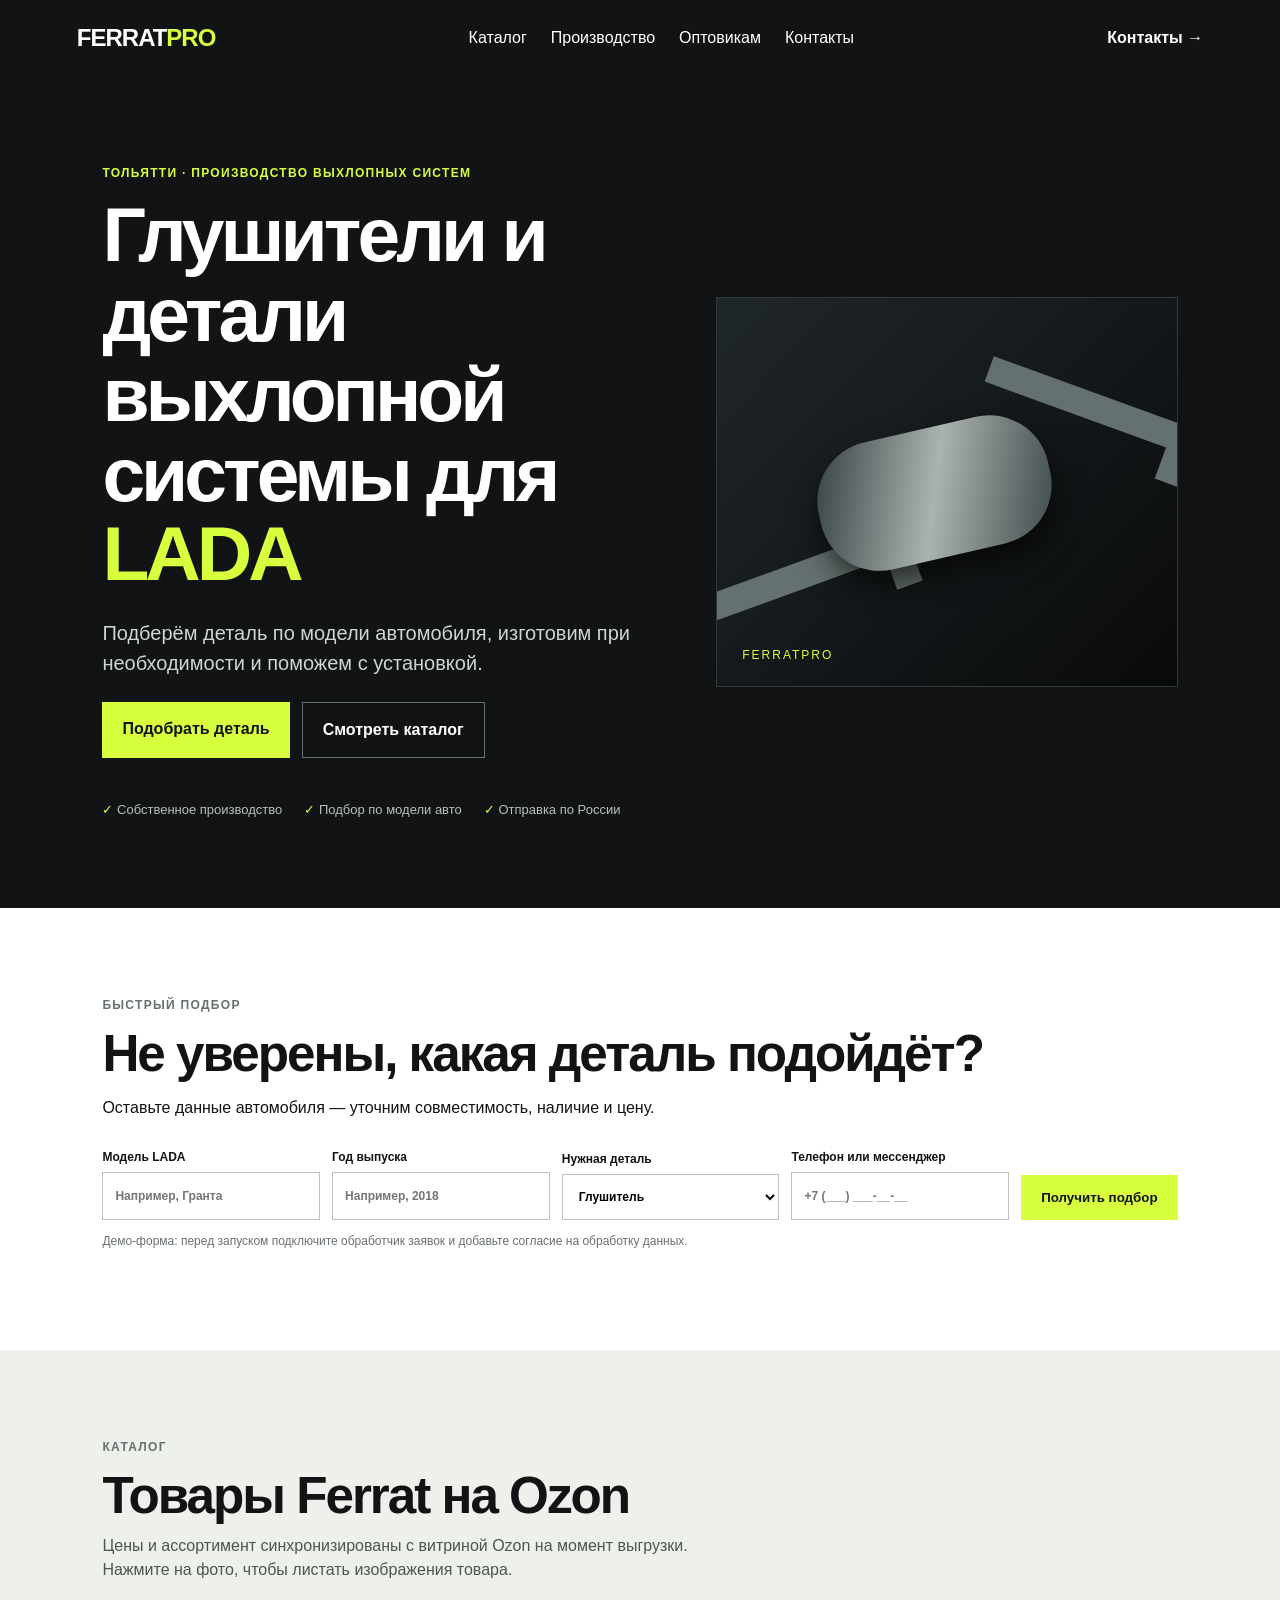
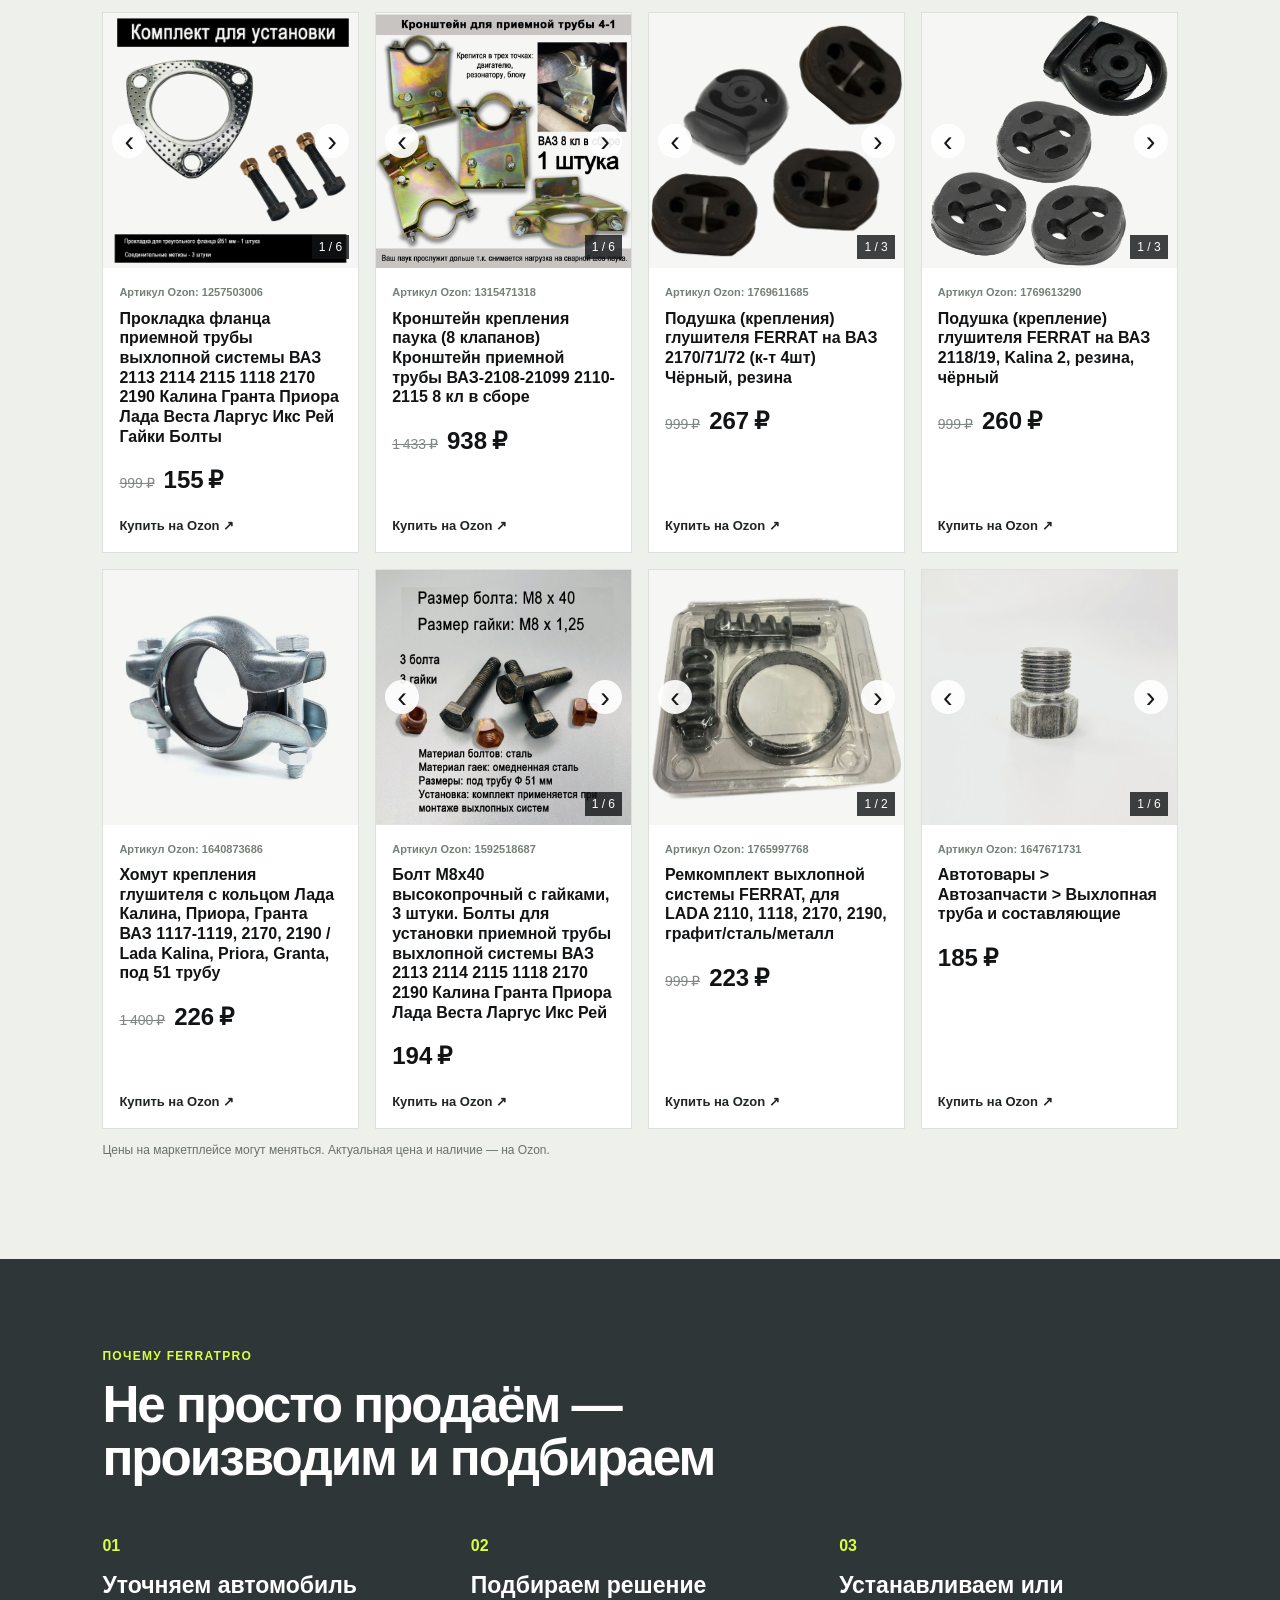
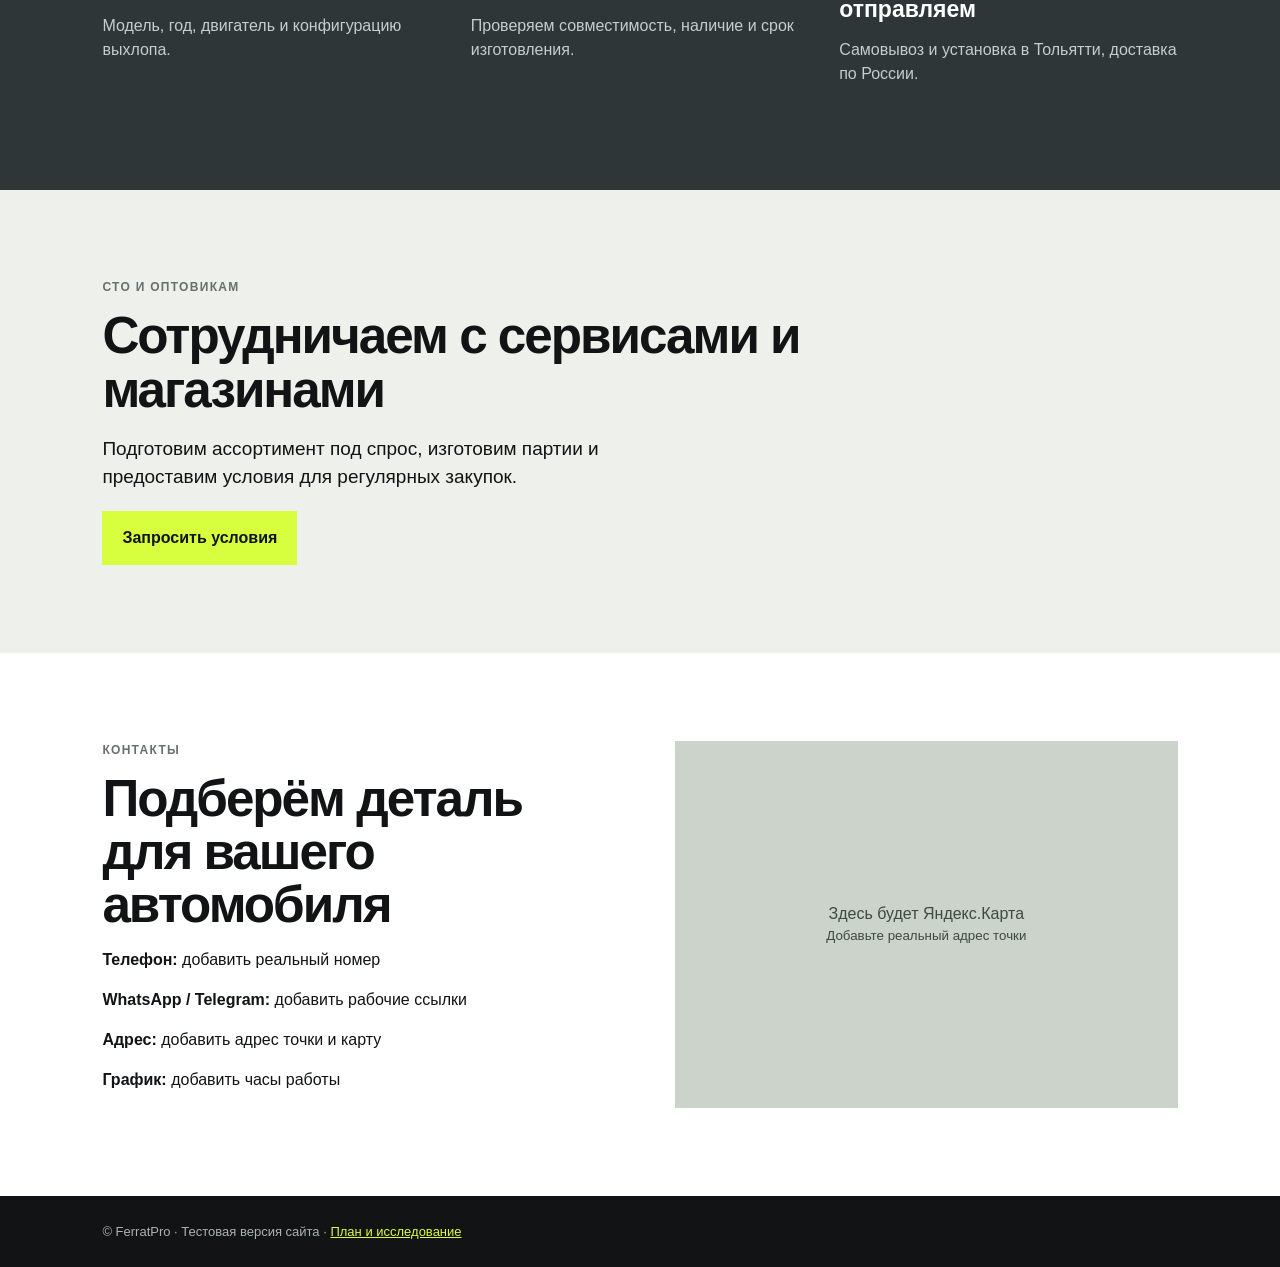
<file: index.html>
<!doctype html>
<html lang="ru">
  <head>
    <meta charset="UTF-8" />
    <meta name="viewport" content="width=device-width, initial-scale=1.0" />
    <meta name="description" content="FerratPro — производство и подбор деталей выхлопной системы для LADA в Тольятти." />
    <title>FerratPro — детали выхлопной системы для LADA</title>
    <link rel="stylesheet" href="styles.css" />
  </head>
  <body>
    <header class="header">
      <a class="logo" href="#">FERRAT<span>PRO</span></a>
      <nav aria-label="Основная навигация">
        <a href="#catalog">Каталог</a>
        <a href="#production">Производство</a>
        <a href="#wholesale">Оптовикам</a>
        <a href="#contacts">Контакты</a>
      </nav>
      <a class="phone" href="#contacts">Контакты →</a>
    </header>

    <main>
      <section class="hero">
        <div>
          <p class="eyebrow">ТОЛЬЯТТИ · ПРОИЗВОДСТВО ВЫХЛОПНЫХ СИСТЕМ</p>
          <h1>Глушители и детали выхлопной системы для <em>LADA</em></h1>
          <p class="lead">Подберём деталь по модели автомобиля, изготовим при необходимости и поможем с установкой.</p>
          <div class="actions">
            <a class="button" href="#selection">Подобрать деталь</a>
            <a class="button secondary" href="#catalog">Смотреть каталог</a>
          </div>
          <ul class="facts">
            <li>Собственное производство</li>
            <li>Подбор по модели авто</li>
            <li>Отправка по России</li>
          </ul>
        </div>
        <div class="hero-art" aria-label="Иллюстрация детали выхлопной системы">
          <div class="pipe pipe-one"></div><div class="pipe pipe-two"></div><div class="muffler"></div>
          <span>FERRATPRO</span>
        </div>
      </section>

      <section id="selection" class="selection">
        <p class="eyebrow">БЫСТРЫЙ ПОДБОР</p>
        <h2>Не уверены, какая деталь подойдёт?</h2>
        <p>Оставьте данные автомобиля — уточним совместимость, наличие и цену.</p>
        <form onsubmit="return submitSelection(event)">
          <label>Модель LADA <input required name="model" placeholder="Например, Гранта" /></label>
          <label>Год выпуска <input required name="year" inputmode="numeric" placeholder="Например, 2018" /></label>
          <label>Нужная деталь <select name="part"><option>Глушитель</option><option>Резонатор</option><option>Гофра</option><option>Пламегаситель</option><option>Нужна консультация</option></select></label>
          <label>Телефон или мессенджер <input required name="contact" placeholder="+7 (___) ___-__-__" /></label>
          <button class="button" type="submit">Получить подбор</button>
        </form>
        <p class="form-note">Демо-форма: перед запуском подключите обработчик заявок и добавьте согласие на обработку данных.</p>
      </section>

      <section id="catalog" class="section">
        <p class="eyebrow">КАТАЛОГ</p><h2>Товары Ferrat на Ozon</h2>
        <p class="catalog-intro">Цены и ассортимент синхронизированы с витриной Ozon на момент выгрузки. Нажмите на фото, чтобы листать изображения товара.</p>
        <div id="product-grid" class="product-grid"></div>
        <p class="placeholder">Цены на маркетплейсе могут меняться. Актуальная цена и наличие — на Ozon.</p>
      </section>

      <section id="production" class="dark-section">
        <p class="eyebrow">ПОЧЕМУ FERRATPRO</p>
        <h2>Не просто продаём — производим и подбираем</h2>
        <div class="steps">
          <div><span>01</span><h3>Уточняем автомобиль</h3><p>Модель, год, двигатель и конфигурацию выхлопа.</p></div>
          <div><span>02</span><h3>Подбираем решение</h3><p>Проверяем совместимость, наличие и срок изготовления.</p></div>
          <div><span>03</span><h3>Устанавливаем или отправляем</h3><p>Самовывоз и установка в Тольятти, доставка по России.</p></div>
        </div>
      </section>

      <section id="wholesale" class="section wholesale">
        <p class="eyebrow">СТО И ОПТОВИКАМ</p><h2>Сотрудничаем с сервисами и магазинами</h2>
        <p>Подготовим ассортимент под спрос, изготовим партии и предоставим условия для регулярных закупок.</p>
        <a class="button" href="#contacts">Запросить условия</a>
      </section>

      <section id="contacts" class="contacts">
        <div><p class="eyebrow">КОНТАКТЫ</p><h2>Подберём деталь для вашего автомобиля</h2>
          <p><strong>Телефон:</strong> добавить реальный номер</p>
          <p><strong>WhatsApp / Telegram:</strong> добавить рабочие ссылки</p>
          <p><strong>Адрес:</strong> добавить адрес точки и карту</p>
          <p><strong>График:</strong> добавить часы работы</p>
        </div>
        <div class="map">Здесь будет Яндекс.Карта<br /><small>Добавьте реальный адрес точки</small></div>
      </section>
    </main>
    <footer>© FerratPro · Тестовая версия сайта · <a href="README.md">План и исследование</a></footer>
    <script src="catalog.js"></script>
    <script>
      const escapeHtml = (value) => String(value).replace(/[&<>"']/g, char => ({'&':'&amp;','<':'&lt;','>':'&gt;','"':'&quot;',"'":'&#039;'}[char]));
      const productGrid = document.querySelector('#product-grid');
      productGrid.innerHTML = window.FERRAT_PRODUCTS.map((product, productIndex) => `
        <article class="product-card">
          <div class="product-gallery" data-gallery="${productIndex}">
            <img src="${product.images[0]}" alt="${escapeHtml(product.name)}" loading="lazy" />
            ${product.images.length > 1 ? `<button class="gallery-button previous" aria-label="Предыдущее фото">‹</button><button class="gallery-button next" aria-label="Следующее фото">›</button><span class="gallery-count">1 / ${product.images.length}</span>` : ''}
          </div>
          <div class="product-body">
            <p class="article">Артикул Ozon: ${product.id}</p>
            <h3>${escapeHtml(product.name)}</h3>
            <div class="prices">${product.oldPrice ? `<del>${product.oldPrice}</del>` : ''}<strong>${product.price}</strong></div>
            <a class="ozon-link" href="${product.ozonUrl}" target="_blank" rel="noopener">Купить на Ozon ↗</a>
          </div>
        </article>`).join('');

      document.querySelectorAll('.product-gallery').forEach(gallery => {
        const product = window.FERRAT_PRODUCTS[gallery.dataset.gallery];
        if (product.images.length < 2) return;
        let current = 0;
        const image = gallery.querySelector('img');
        const count = gallery.querySelector('.gallery-count');
        const show = step => {
          current = (current + step + product.images.length) % product.images.length;
          image.src = product.images[current];
          count.textContent = `${current + 1} / ${product.images.length}`;
        };
        gallery.querySelector('.previous').addEventListener('click', () => show(-1));
        gallery.querySelector('.next').addEventListener('click', () => show(1));
      });

      function submitSelection(event) {
        event.preventDefault();
        alert('Спасибо! В тестовой версии форма не отправляет данные. Подключите CRM, почту или мессенджер перед запуском.');
        return false;
      }
    </script>
  </body>
</html>
</file>
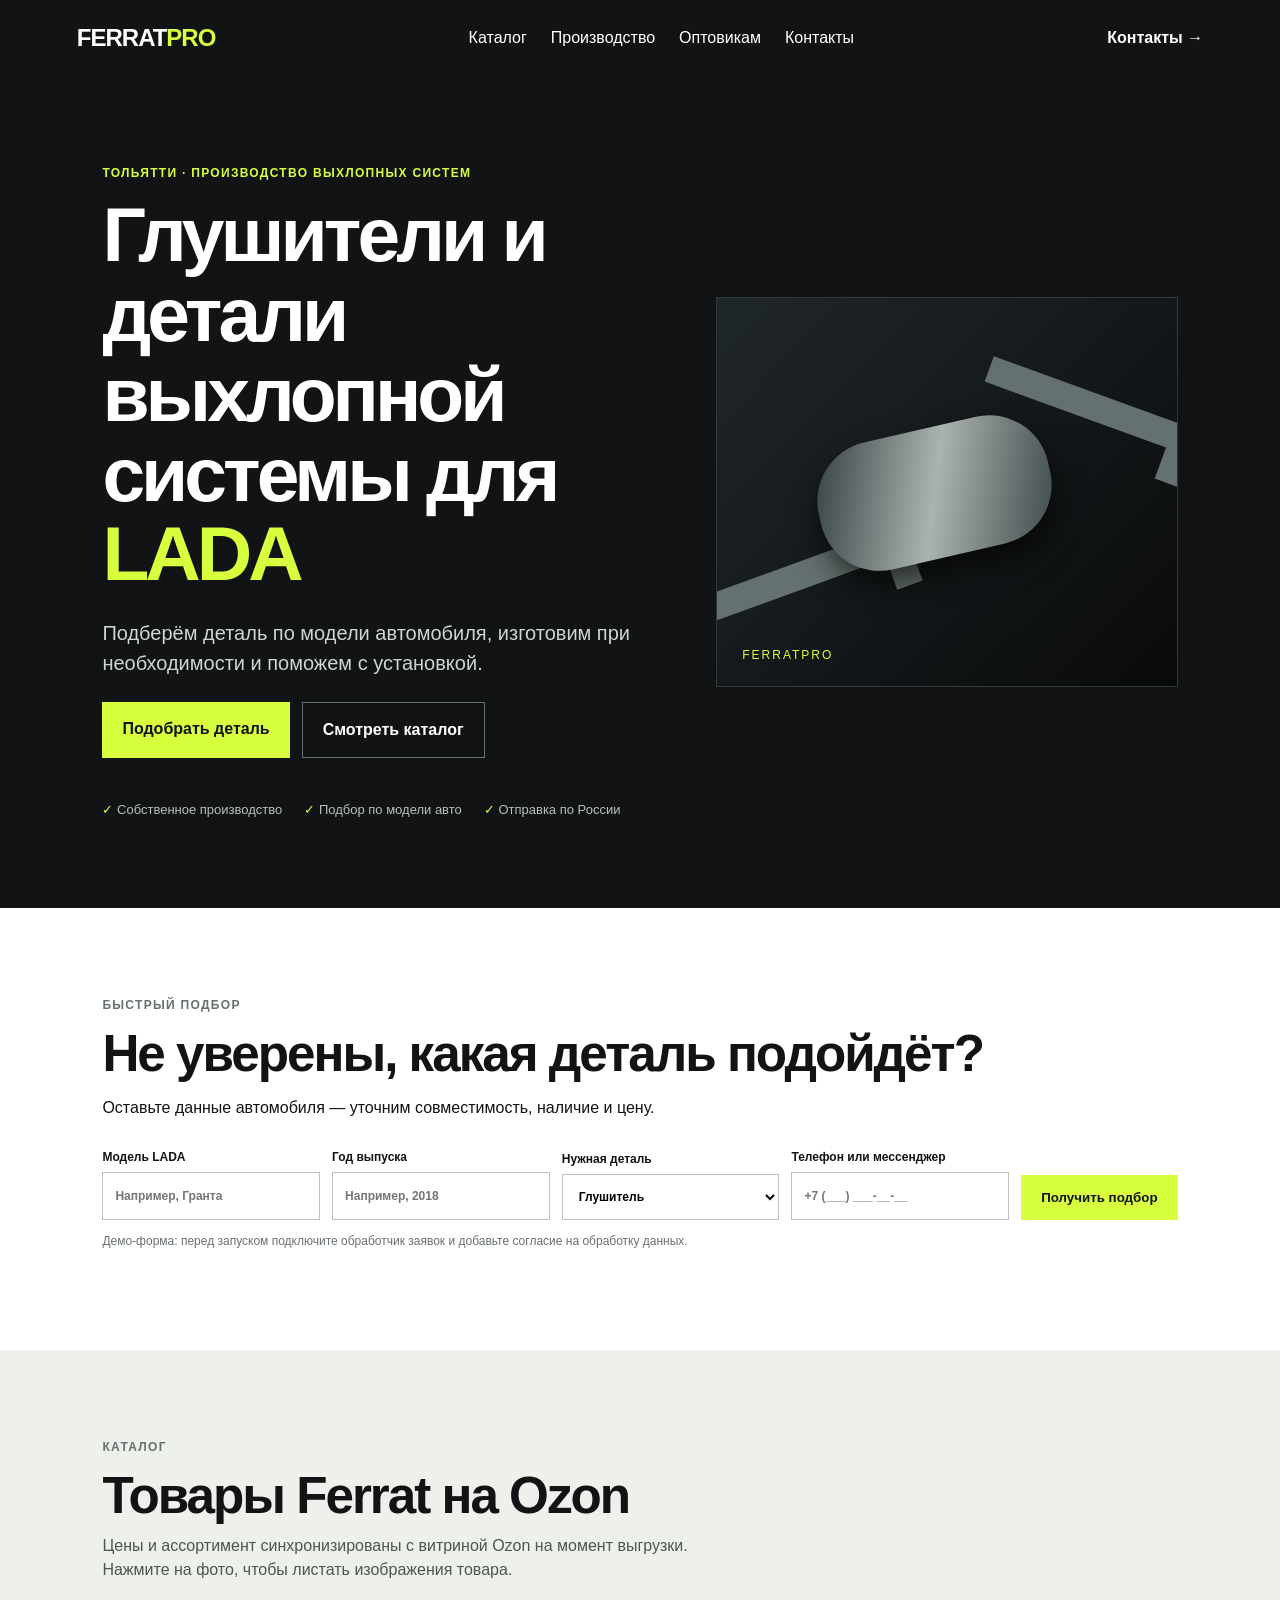
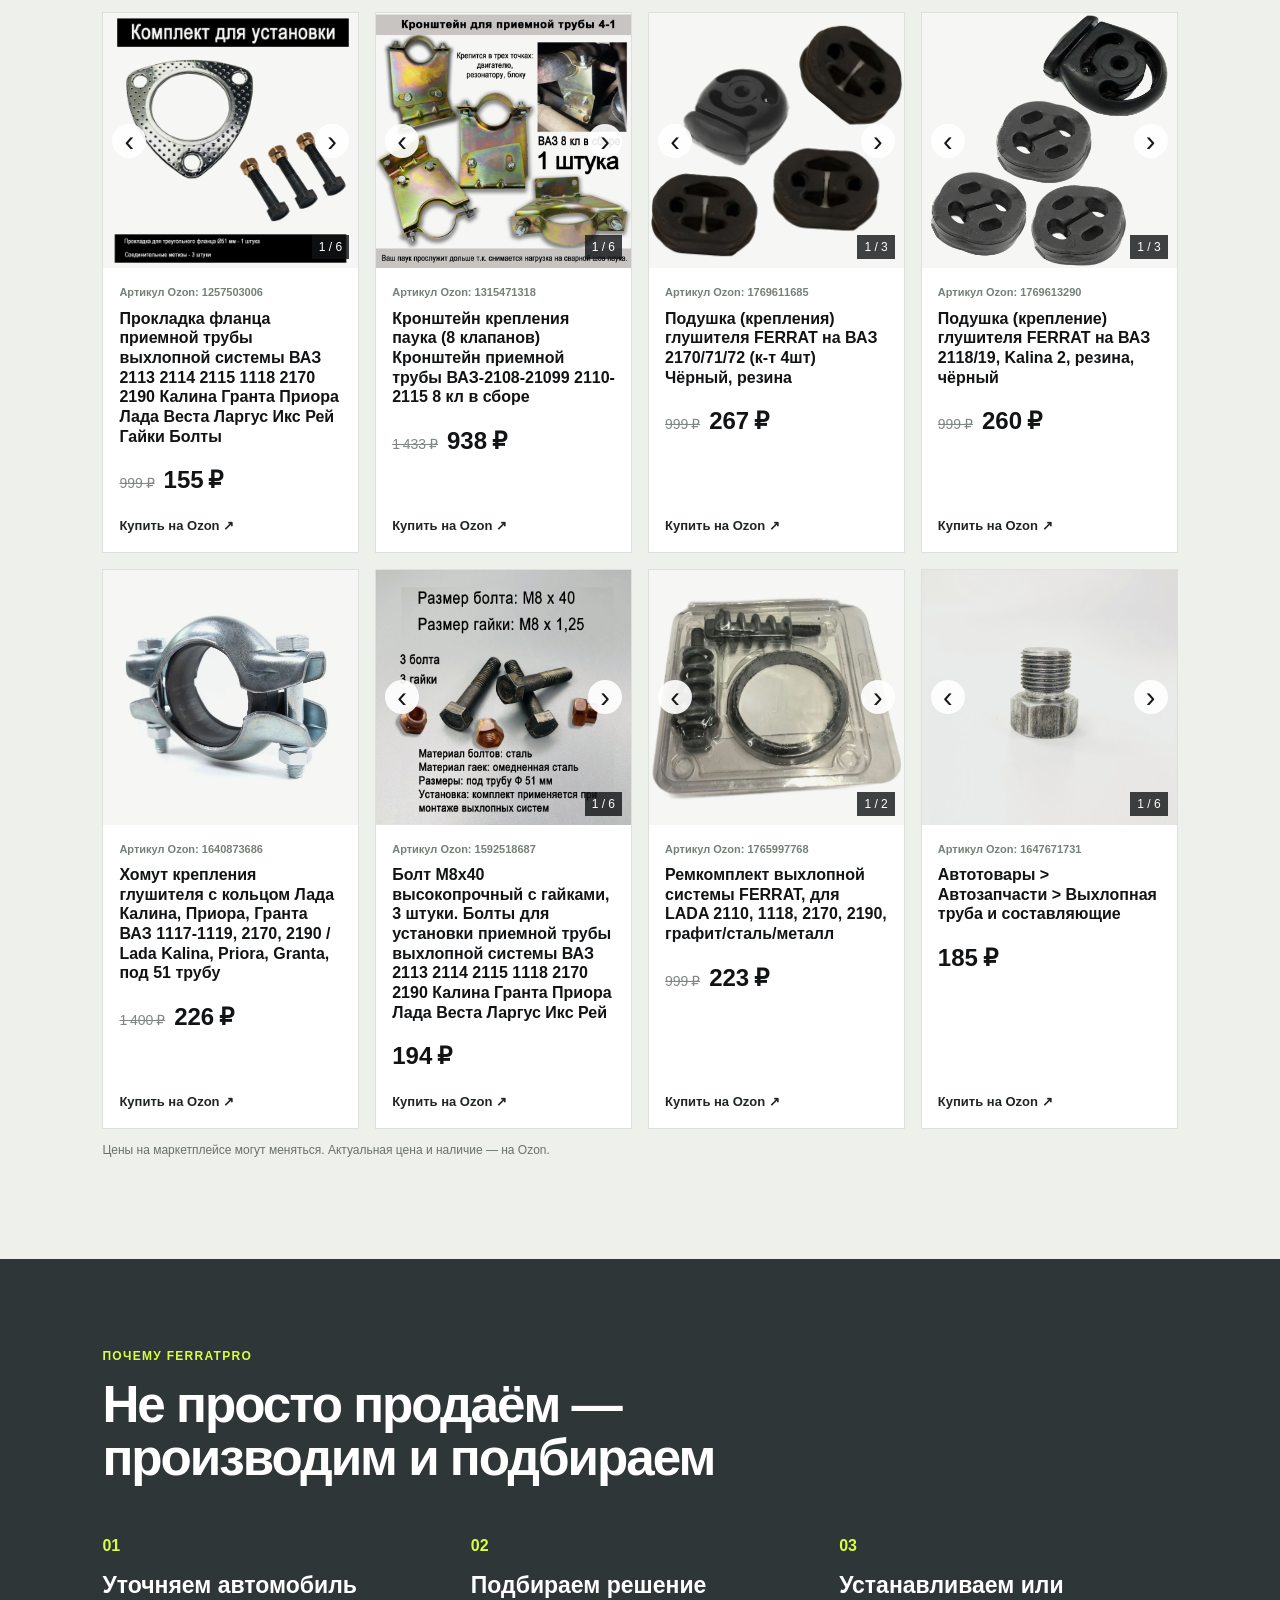
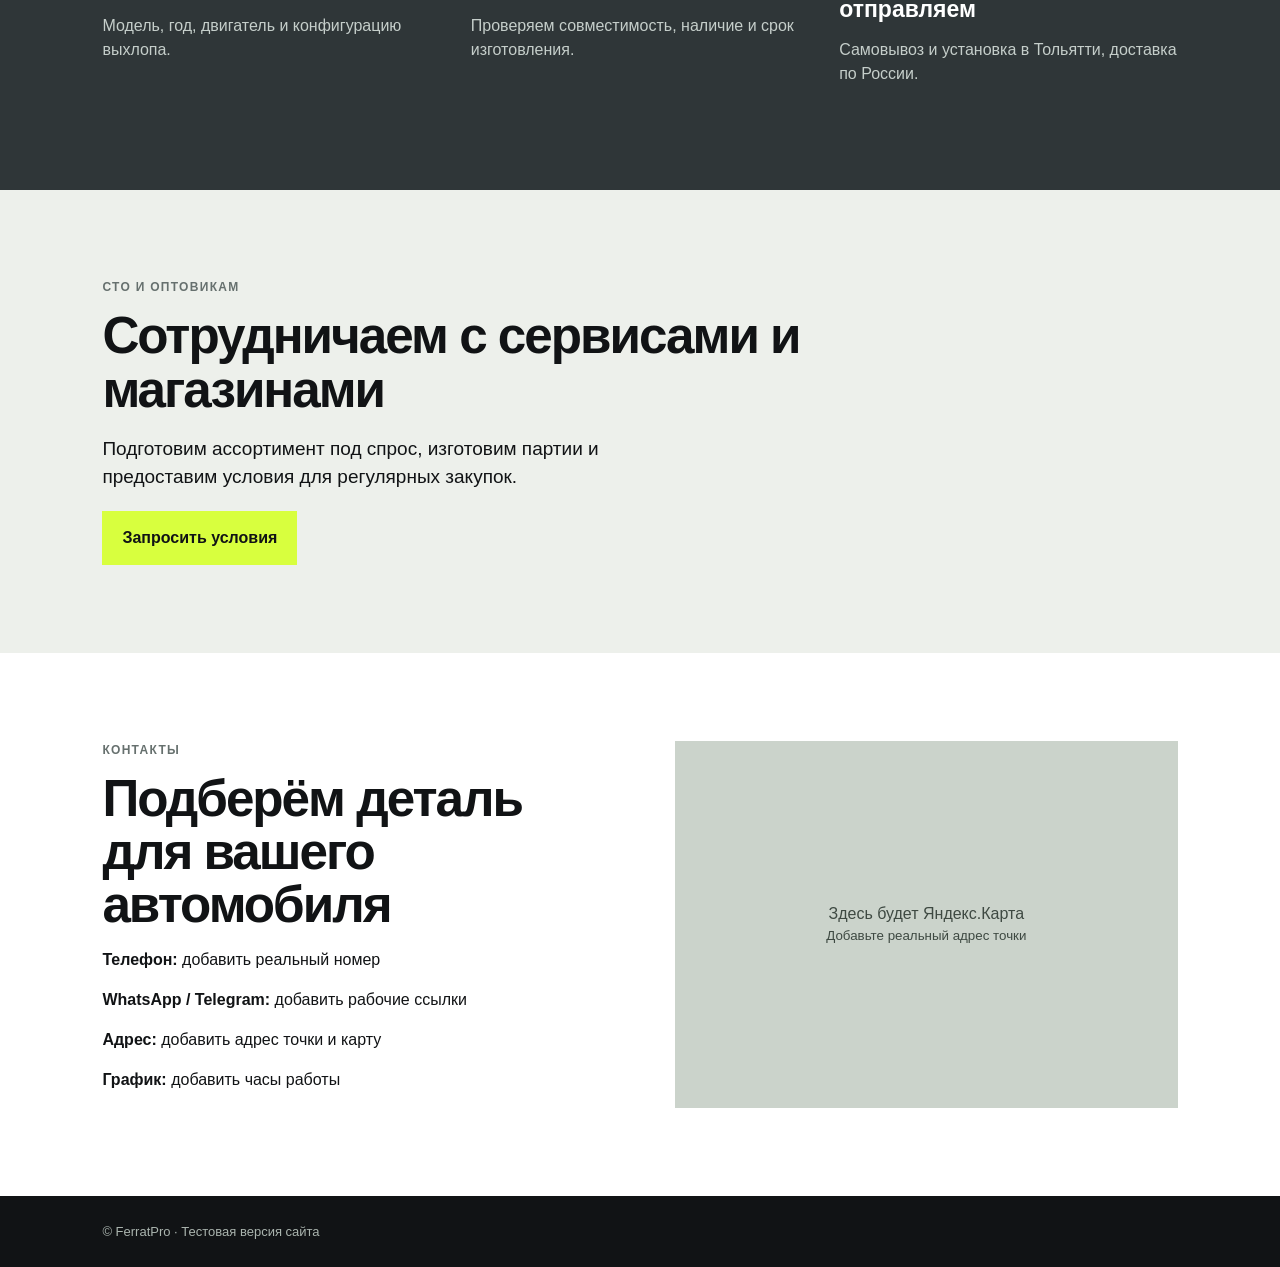
<file: public_html/index.html>
<!doctype html>
<html lang="ru">
  <head>
    <meta charset="UTF-8" />
    <meta name="viewport" content="width=device-width, initial-scale=1.0" />
    <meta name="description" content="FerratPro — производство и подбор деталей выхлопной системы для LADA в Тольятти." />
    <title>FerratPro — детали выхлопной системы для LADA</title>
    <link rel="stylesheet" href="assets/styles.css" />
  </head>
  <body>
    <header class="header">
      <a class="logo" href="#">FERRAT<span>PRO</span></a>
      <nav aria-label="Основная навигация">
        <a href="#catalog">Каталог</a>
        <a href="#production">Производство</a>
        <a href="#wholesale">Оптовикам</a>
        <a href="#contacts">Контакты</a>
      </nav>
      <a class="phone" href="#contacts">Контакты →</a>
    </header>

    <main>
      <section class="hero">
        <div>
          <p class="eyebrow">ТОЛЬЯТТИ · ПРОИЗВОДСТВО ВЫХЛОПНЫХ СИСТЕМ</p>
          <h1>Глушители и детали выхлопной системы для <em>LADA</em></h1>
          <p class="lead">Подберём деталь по модели автомобиля, изготовим при необходимости и поможем с установкой.</p>
          <div class="actions">
            <a class="button" href="#selection">Подобрать деталь</a>
            <a class="button secondary" href="#catalog">Смотреть каталог</a>
          </div>
          <ul class="facts">
            <li>Собственное производство</li>
            <li>Подбор по модели авто</li>
            <li>Отправка по России</li>
          </ul>
        </div>
        <div class="hero-art" aria-label="Иллюстрация детали выхлопной системы">
          <div class="pipe pipe-one"></div><div class="pipe pipe-two"></div><div class="muffler"></div>
          <span>FERRATPRO</span>
        </div>
      </section>

      <section id="selection" class="selection">
        <p class="eyebrow">БЫСТРЫЙ ПОДБОР</p>
        <h2>Не уверены, какая деталь подойдёт?</h2>
        <p>Оставьте данные автомобиля — уточним совместимость, наличие и цену.</p>
        <form onsubmit="return submitSelection(event)">
          <label>Модель LADA <input required name="model" placeholder="Например, Гранта" /></label>
          <label>Год выпуска <input required name="year" inputmode="numeric" placeholder="Например, 2018" /></label>
          <label>Нужная деталь <select name="part"><option>Глушитель</option><option>Резонатор</option><option>Гофра</option><option>Пламегаситель</option><option>Нужна консультация</option></select></label>
          <label>Телефон или мессенджер <input required name="contact" placeholder="+7 (___) ___-__-__" /></label>
          <button class="button" type="submit">Получить подбор</button>
        </form>
        <p class="form-note">Демо-форма: перед запуском подключите обработчик заявок и добавьте согласие на обработку данных.</p>
      </section>

      <section id="catalog" class="section">
        <p class="eyebrow">КАТАЛОГ</p><h2>Товары Ferrat на Ozon</h2>
        <p class="catalog-intro">Цены и ассортимент синхронизированы с витриной Ozon на момент выгрузки. Нажмите на фото, чтобы листать изображения товара.</p>
        <div id="product-grid" class="product-grid"></div>
        <p class="placeholder">Цены на маркетплейсе могут меняться. Актуальная цена и наличие — на Ozon.</p>
      </section>

      <section id="production" class="dark-section">
        <p class="eyebrow">ПОЧЕМУ FERRATPRO</p>
        <h2>Не просто продаём — производим и подбираем</h2>
        <div class="steps">
          <div><span>01</span><h3>Уточняем автомобиль</h3><p>Модель, год, двигатель и конфигурацию выхлопа.</p></div>
          <div><span>02</span><h3>Подбираем решение</h3><p>Проверяем совместимость, наличие и срок изготовления.</p></div>
          <div><span>03</span><h3>Устанавливаем или отправляем</h3><p>Самовывоз и установка в Тольятти, доставка по России.</p></div>
        </div>
      </section>

      <section id="wholesale" class="section wholesale">
        <p class="eyebrow">СТО И ОПТОВИКАМ</p><h2>Сотрудничаем с сервисами и магазинами</h2>
        <p>Подготовим ассортимент под спрос, изготовим партии и предоставим условия для регулярных закупок.</p>
        <a class="button" href="#contacts">Запросить условия</a>
      </section>

      <section id="contacts" class="contacts">
        <div><p class="eyebrow">КОНТАКТЫ</p><h2>Подберём деталь для вашего автомобиля</h2>
          <p><strong>Телефон:</strong> добавить реальный номер</p>
          <p><strong>WhatsApp / Telegram:</strong> добавить рабочие ссылки</p>
          <p><strong>Адрес:</strong> добавить адрес точки и карту</p>
          <p><strong>График:</strong> добавить часы работы</p>
        </div>
        <div class="map">Здесь будет Яндекс.Карта<br /><small>Добавьте реальный адрес точки</small></div>
      </section>
    </main>
    <footer>© FerratPro · Тестовая версия сайта</footer>
    <script src="assets/catalog.js"></script>
    <script>
      const escapeHtml = (value) => String(value).replace(/[&<>"']/g, char => ({'&':'&amp;','<':'&lt;','>':'&gt;','"':'&quot;',"'":'&#039;'}[char]));
      const productGrid = document.querySelector('#product-grid');
      productGrid.innerHTML = window.FERRAT_PRODUCTS.map((product, productIndex) => `
        <article class="product-card">
          <div class="product-gallery" data-gallery="${productIndex}">
            <img src="${product.images[0]}" alt="${escapeHtml(product.name)}" loading="lazy" />
            ${product.images.length > 1 ? `<button class="gallery-button previous" aria-label="Предыдущее фото">‹</button><button class="gallery-button next" aria-label="Следующее фото">›</button><span class="gallery-count">1 / ${product.images.length}</span>` : ''}
          </div>
          <div class="product-body">
            <p class="article">Артикул Ozon: ${product.id}</p>
            <h3>${escapeHtml(product.name)}</h3>
            <div class="prices">${product.oldPrice ? `<del>${product.oldPrice}</del>` : ''}<strong>${product.price}</strong></div>
            <a class="ozon-link" href="${product.ozonUrl}" target="_blank" rel="noopener">Купить на Ozon ↗</a>
          </div>
        </article>`).join('');

      document.querySelectorAll('.product-gallery').forEach(gallery => {
        const product = window.FERRAT_PRODUCTS[gallery.dataset.gallery];
        if (product.images.length < 2) return;
        let current = 0;
        const image = gallery.querySelector('img');
        const count = gallery.querySelector('.gallery-count');
        const show = step => {
          current = (current + step + product.images.length) % product.images.length;
          image.src = product.images[current];
          count.textContent = `${current + 1} / ${product.images.length}`;
        };
        gallery.querySelector('.previous').addEventListener('click', () => show(-1));
        gallery.querySelector('.next').addEventListener('click', () => show(1));
      });

      function submitSelection(event) {
        event.preventDefault();
        alert('Спасибо! В тестовой версии форма не отправляет данные. Подключите CRM, почту или мессенджер перед запуском.');
        return false;
      }
    </script>
  </body>
</html>
</file>
<file: styles.css>
:root { --ink:#111315; --steel:#2f3638; --acid:#d8ff3e; --mist:#edf0eb; --white:#fff; }
* { box-sizing:border-box; } html { scroll-behavior:smooth; } body { margin:0; background:var(--mist); color:var(--ink); font:16px/1.5 Arial, sans-serif; }
.header { min-height:76px; display:flex; align-items:center; justify-content:space-between; padding:0 6vw; background:var(--ink); color:white; position:sticky; top:0; z-index:2; }
.logo { color:white; text-decoration:none; font-size:24px; font-weight:900; letter-spacing:-1px; }.logo span { color:var(--acid); }.header nav { display:flex; gap:24px; }.header a { color:inherit; text-decoration:none; }.phone { font-weight:bold; }
main > section { padding:88px 8vw; }.hero { min-height:650px; display:grid; grid-template-columns:1.1fr .9fr; align-items:center; gap:50px; background:var(--ink); color:white; overflow:hidden; }.eyebrow { margin:0 0 13px; color:#66706e; font-size:12px; font-weight:bold; letter-spacing:1.3px; }.hero .eyebrow { color:var(--acid); } h1,h2,h3 { line-height:1.04; margin:0; } h1 { max-width:720px; font-size:clamp(44px,6vw,84px); letter-spacing:-4px; } h1 em { color:var(--acid); font-style:normal; }.lead { max-width:550px; margin:24px 0; font-size:20px; color:#cfd5d1; }.actions { display:flex; flex-wrap:wrap; gap:12px; }.button { display:inline-block; border:0; background:var(--acid); color:var(--ink); padding:15px 20px; text-decoration:none; font-weight:bold; cursor:pointer; }.secondary { border:1px solid #68706e; color:white; background:transparent; }.facts { display:flex; gap:22px; padding:0; margin:42px 0 0; list-style:none; font-size:13px; color:#b8c0bb; }.facts li::before { content:"✓ "; color:var(--acid); }
.hero-art { height:390px; position:relative; background:radial-gradient(circle at 55% 45%,#596365 0 5%,transparent 6%),linear-gradient(135deg,#202729,#090a0b); border:1px solid #30393a; overflow:hidden; }.hero-art span { position:absolute; bottom:22px; left:25px; font-size:12px; letter-spacing:2px; color:var(--acid); }.muffler { position:absolute; width:235px; height:130px; top:130px; left:100px; border-radius:60px; background:linear-gradient(110deg,#313c3e,#aab3b0,#3a4445); transform:rotate(-13deg); box-shadow:0 15px 30px #0009; }.pipe { position:absolute; width:220px; height:60px; border:27px solid #657170; border-left:0; border-bottom:0; }.pipe-one { top:94px; right:-20px; transform:rotate(20deg); }.pipe-two { bottom:66px; left:-18px; transform:rotate(-20deg); }
.selection { background:white; }.selection h2,.section h2,.dark-section h2,.contacts h2 { font-size:clamp(32px,4vw,56px); letter-spacing:-2px; }.selection form { display:grid; grid-template-columns:repeat(4,1fr) auto; gap:12px; align-items:end; margin-top:28px; }.selection label { font-size:12px; font-weight:bold; }.selection input,.selection select { width:100%; display:block; margin-top:6px; padding:14px 12px; border:1px solid #bcc2bd; background:white; font:inherit; }.form-note,.placeholder { font-size:12px; color:#69716b; }.catalog-intro { max-width:620px; margin:12px 0 30px; color:#4e5651; }.product-grid { display:grid; grid-template-columns:repeat(4,minmax(0,1fr)); gap:16px; }.product-card { display:flex; flex-direction:column; min-width:0; background:#fff; border:1px solid #dce1dc; }.product-gallery { position:relative; aspect-ratio:1/1; background:#f6f7f5; overflow:hidden; }.product-gallery img { display:block; width:100%; height:100%; object-fit:contain; mix-blend-mode:multiply; }.gallery-button { position:absolute; top:50%; width:34px; height:34px; border:0; border-radius:50%; background:#ffffffe8; color:#151817; cursor:pointer; font-size:29px; line-height:24px; transform:translateY(-50%); }.gallery-button:hover { background:var(--acid); }.previous { left:9px; }.next { right:9px; }.gallery-count { position:absolute; bottom:9px; right:9px; padding:3px 7px; color:white; background:#111315cc; font-size:12px; }.product-body { display:flex; flex:1; flex-direction:column; padding:16px; }.article { margin:0 0 8px; color:#758078; font-size:11px; font-weight:bold; }.product-body h3 { font-size:16px; line-height:1.23; }.prices { display:flex; align-items:baseline; flex-wrap:wrap; gap:9px; margin-top:16px; }.prices strong { font-size:24px; }.prices del { color:#808783; font-size:14px; }.ozon-link { display:block; margin-top:auto; padding-top:18px; color:#202624; font-size:13px; font-weight:bold; text-decoration:none; }.ozon-link:hover { color:#668000; }
.dark-section { background:var(--steel); color:white; }.dark-section .eyebrow { color:var(--acid); }.dark-section h2 { max-width:700px; }.steps { display:grid; grid-template-columns:repeat(3,1fr); gap:30px; margin-top:50px; }.steps span { color:var(--acid); font-weight:bold; }.steps h3 { margin:16px 0 8px; font-size:23px; }.steps p { color:#c5ceca; }.wholesale { max-width:950px; }.wholesale > p:not(.eyebrow) { max-width:600px; font-size:19px; }.contacts { display:grid; grid-template-columns:1fr 1fr; gap:70px; background:white; }.map { min-height:290px; display:grid; place-items:center; align-content:center; text-align:center; background:#cbd3cb; color:#3e4942; } footer { padding:26px 8vw; background:var(--ink); color:#aab4ae; font-size:13px; } footer a { color:var(--acid); }
@media (max-width:850px) { .header nav { display:none; }.hero,.contacts { grid-template-columns:1fr; }.hero { min-height:auto; padding-top:70px; }.hero-art { height:280px; }.selection form,.product-grid,.steps { grid-template-columns:1fr 1fr; }.selection form .button { width:100%; }.facts { display:block; }.facts li { margin:7px 0; } }
@media (max-width:520px) { main > section { padding:60px 6vw; }.header { padding:0 6vw; }.phone { font-size:13px; }.selection form,.product-grid,.steps { grid-template-columns:1fr; } h1 { letter-spacing:-2px; }.hero-art { display:none; } }
</file>
<file: public_html/assets/styles.css>
:root { --ink:#111315; --steel:#2f3638; --acid:#d8ff3e; --mist:#edf0eb; --white:#fff; }
* { box-sizing:border-box; } html { scroll-behavior:smooth; } body { margin:0; background:var(--mist); color:var(--ink); font:16px/1.5 Arial, sans-serif; }
.header { min-height:76px; display:flex; align-items:center; justify-content:space-between; padding:0 6vw; background:var(--ink); color:white; position:sticky; top:0; z-index:2; }
.logo { color:white; text-decoration:none; font-size:24px; font-weight:900; letter-spacing:-1px; }.logo span { color:var(--acid); }.header nav { display:flex; gap:24px; }.header a { color:inherit; text-decoration:none; }.phone { font-weight:bold; }
main > section { padding:88px 8vw; }.hero { min-height:650px; display:grid; grid-template-columns:1.1fr .9fr; align-items:center; gap:50px; background:var(--ink); color:white; overflow:hidden; }.eyebrow { margin:0 0 13px; color:#66706e; font-size:12px; font-weight:bold; letter-spacing:1.3px; }.hero .eyebrow { color:var(--acid); } h1,h2,h3 { line-height:1.04; margin:0; } h1 { max-width:720px; font-size:clamp(44px,6vw,84px); letter-spacing:-4px; } h1 em { color:var(--acid); font-style:normal; }.lead { max-width:550px; margin:24px 0; font-size:20px; color:#cfd5d1; }.actions { display:flex; flex-wrap:wrap; gap:12px; }.button { display:inline-block; border:0; background:var(--acid); color:var(--ink); padding:15px 20px; text-decoration:none; font-weight:bold; cursor:pointer; }.secondary { border:1px solid #68706e; color:white; background:transparent; }.facts { display:flex; gap:22px; padding:0; margin:42px 0 0; list-style:none; font-size:13px; color:#b8c0bb; }.facts li::before { content:"✓ "; color:var(--acid); }
.hero-art { height:390px; position:relative; background:radial-gradient(circle at 55% 45%,#596365 0 5%,transparent 6%),linear-gradient(135deg,#202729,#090a0b); border:1px solid #30393a; overflow:hidden; }.hero-art span { position:absolute; bottom:22px; left:25px; font-size:12px; letter-spacing:2px; color:var(--acid); }.muffler { position:absolute; width:235px; height:130px; top:130px; left:100px; border-radius:60px; background:linear-gradient(110deg,#313c3e,#aab3b0,#3a4445); transform:rotate(-13deg); box-shadow:0 15px 30px #0009; }.pipe { position:absolute; width:220px; height:60px; border:27px solid #657170; border-left:0; border-bottom:0; }.pipe-one { top:94px; right:-20px; transform:rotate(20deg); }.pipe-two { bottom:66px; left:-18px; transform:rotate(-20deg); }
.selection { background:white; }.selection h2,.section h2,.dark-section h2,.contacts h2 { font-size:clamp(32px,4vw,56px); letter-spacing:-2px; }.selection form { display:grid; grid-template-columns:repeat(4,1fr) auto; gap:12px; align-items:end; margin-top:28px; }.selection label { font-size:12px; font-weight:bold; }.selection input,.selection select { width:100%; display:block; margin-top:6px; padding:14px 12px; border:1px solid #bcc2bd; background:white; font:inherit; }.form-note,.placeholder { font-size:12px; color:#69716b; }.catalog-intro { max-width:620px; margin:12px 0 30px; color:#4e5651; }.product-grid { display:grid; grid-template-columns:repeat(4,minmax(0,1fr)); gap:16px; }.product-card { display:flex; flex-direction:column; min-width:0; background:#fff; border:1px solid #dce1dc; }.product-gallery { position:relative; aspect-ratio:1/1; background:#f6f7f5; overflow:hidden; }.product-gallery img { display:block; width:100%; height:100%; object-fit:contain; mix-blend-mode:multiply; }.gallery-button { position:absolute; top:50%; width:34px; height:34px; border:0; border-radius:50%; background:#ffffffe8; color:#151817; cursor:pointer; font-size:29px; line-height:24px; transform:translateY(-50%); }.gallery-button:hover { background:var(--acid); }.previous { left:9px; }.next { right:9px; }.gallery-count { position:absolute; bottom:9px; right:9px; padding:3px 7px; color:white; background:#111315cc; font-size:12px; }.product-body { display:flex; flex:1; flex-direction:column; padding:16px; }.article { margin:0 0 8px; color:#758078; font-size:11px; font-weight:bold; }.product-body h3 { font-size:16px; line-height:1.23; }.prices { display:flex; align-items:baseline; flex-wrap:wrap; gap:9px; margin-top:16px; }.prices strong { font-size:24px; }.prices del { color:#808783; font-size:14px; }.ozon-link { display:block; margin-top:auto; padding-top:18px; color:#202624; font-size:13px; font-weight:bold; text-decoration:none; }.ozon-link:hover { color:#668000; }
.dark-section { background:var(--steel); color:white; }.dark-section .eyebrow { color:var(--acid); }.dark-section h2 { max-width:700px; }.steps { display:grid; grid-template-columns:repeat(3,1fr); gap:30px; margin-top:50px; }.steps span { color:var(--acid); font-weight:bold; }.steps h3 { margin:16px 0 8px; font-size:23px; }.steps p { color:#c5ceca; }.wholesale { max-width:950px; }.wholesale > p:not(.eyebrow) { max-width:600px; font-size:19px; }.contacts { display:grid; grid-template-columns:1fr 1fr; gap:70px; background:white; }.map { min-height:290px; display:grid; place-items:center; align-content:center; text-align:center; background:#cbd3cb; color:#3e4942; } footer { padding:26px 8vw; background:var(--ink); color:#aab4ae; font-size:13px; } footer a { color:var(--acid); }
@media (max-width:850px) { .header nav { display:none; }.hero,.contacts { grid-template-columns:1fr; }.hero { min-height:auto; padding-top:70px; }.hero-art { height:280px; }.selection form,.product-grid,.steps { grid-template-columns:1fr 1fr; }.selection form .button { width:100%; }.facts { display:block; }.facts li { margin:7px 0; } }
@media (max-width:520px) { main > section { padding:60px 6vw; }.header { padding:0 6vw; }.phone { font-size:13px; }.selection form,.product-grid,.steps { grid-template-columns:1fr; } h1 { letter-spacing:-2px; }.hero-art { display:none; } }
</file>
